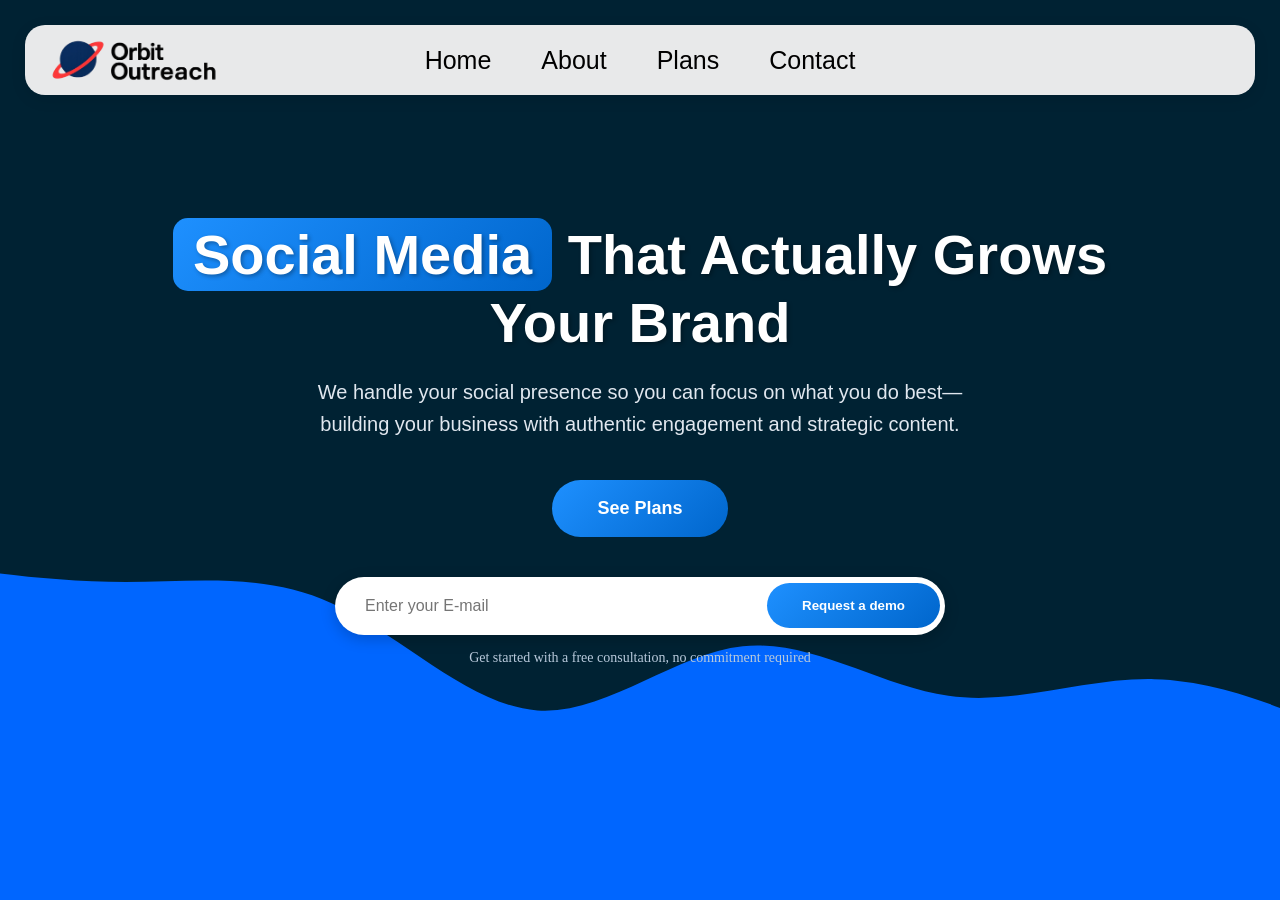
<file: index.html>
<!DOCTYPE html>
<html lang="en">
<head>
    <meta charset="UTF-8">
    <meta name="viewport" content="width=device-width, initial-scale=1.0">
    <title>Orbit Outreach - Social Media Services</title>
    <link rel="stylesheet" href="styles.css">
    <link rel="icon" type="image/png" href="socialorbitlogo.png" sizes="32x32">
</head>
<body>
    <header>
        <div class="logo">
            <img src="orbit-outreach.png" alt="SocialOrbit" class="logo-img">
        </div>
        <nav>
            <a href="#">Home</a>
            <a href="about.html">About</a>
            <a href="plans.html">Plans</a>
            <a href="contact.html">Contact</a>
        </nav>
    </header>

    <section class="hero">
        <h1 class="hero-title">
            <span class="highlight">Social Media</span> That Actually Grows Your Brand
        </h1>
        <p class="hero-subtitle">
            We handle your social presence so you can focus on what you do best—building your business with authentic engagement and strategic content.
        </p>
        <a href="plans.html" style="text-decoration: none;">
            <button class="cta-button">See Plans</button>
        </a>
        
        <form class="email-signup" action="https://docs.google.com/forms/d/e/1FAIpQLScKAalmi1ID_aKvctcBNJq5gq4p8pz2HxVSAC3Y6piEN7igSA/formResponse" method="POST" target="hidden_iframe" id="emailSignupForm">
            <input type="email" name="entry.1402936071" placeholder="Enter your E-mail" class="email-input" required>
            <button type="submit" class="demo-button">Request a demo</button>
        </form>

    <!-- Hidden iframe to prevent redirect -->
    <iframe name="hidden_iframe" id="hidden_iframe" style="display:none;"></iframe>
        
        <p class="disclaimer">Get started with a free consultation, no commitment required</p>
    </section>
    
    <script src="script.js"></script>
</body>
</html>
</file>
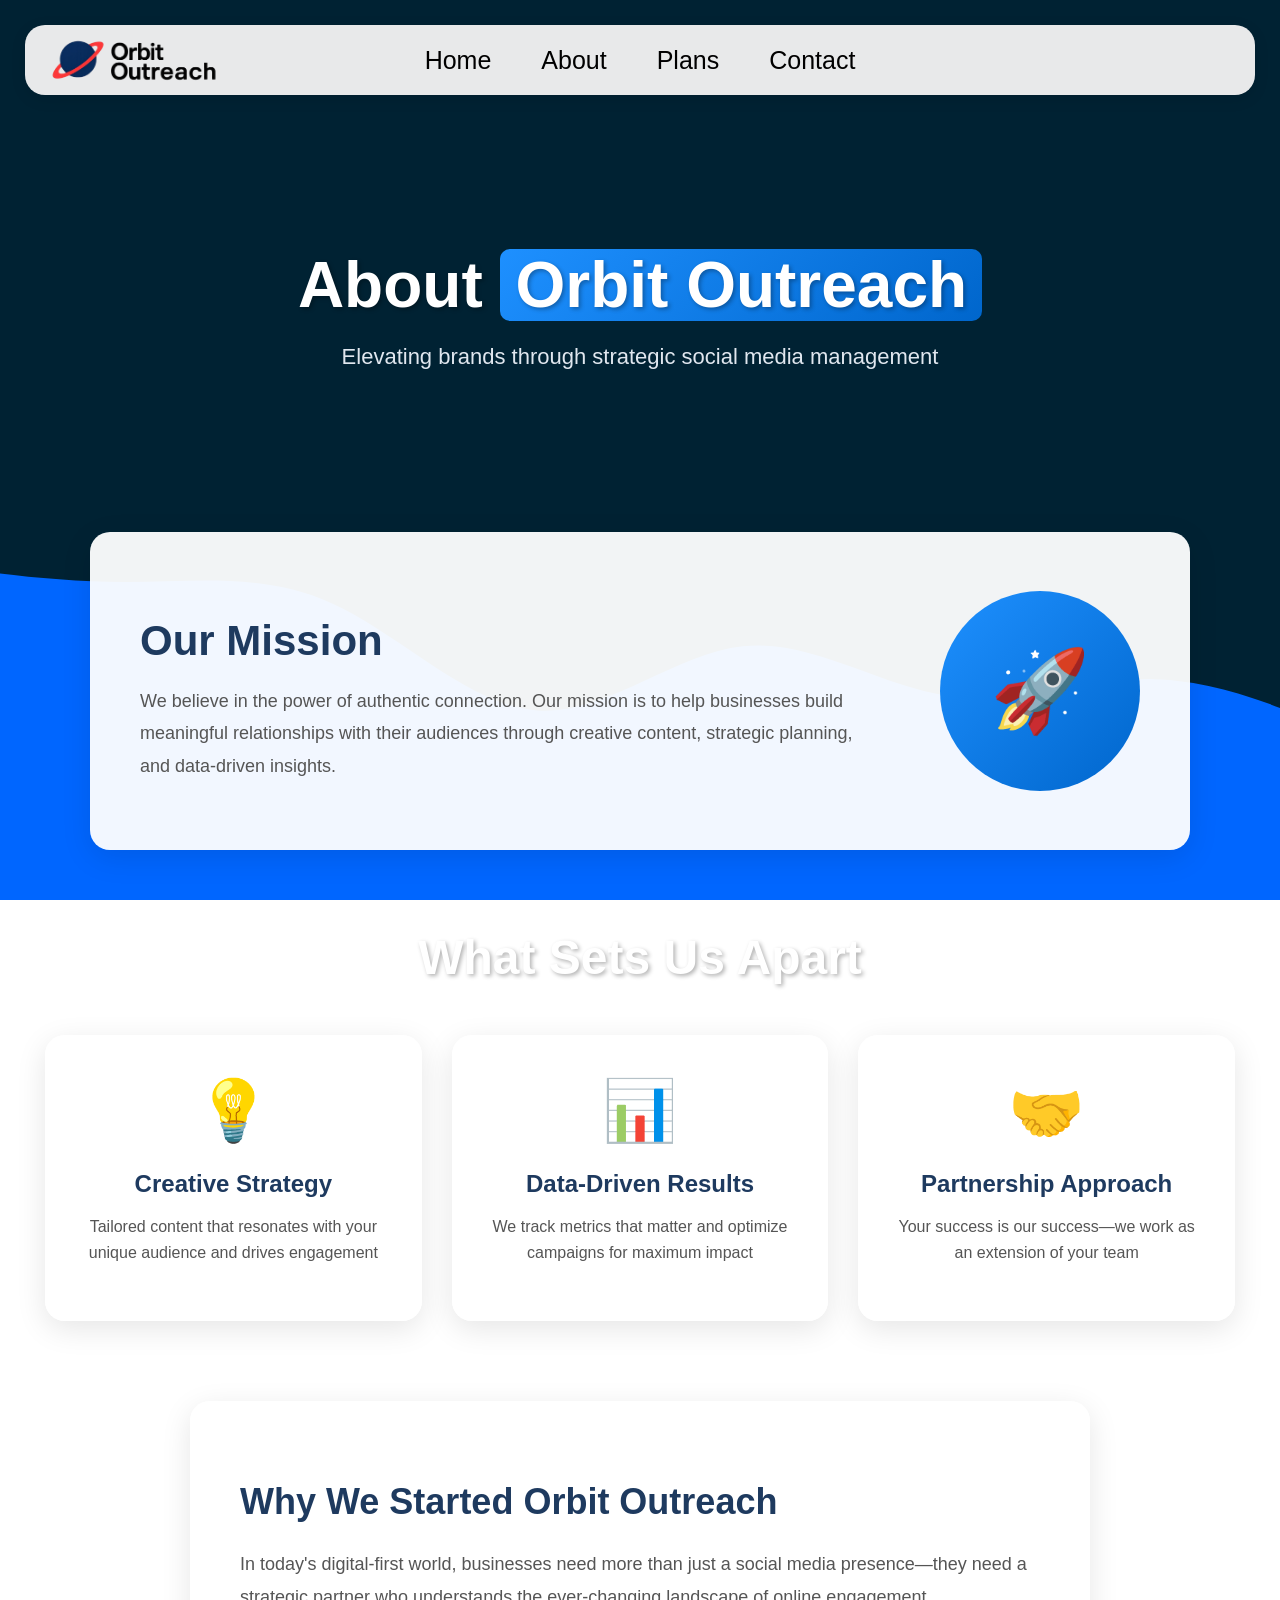
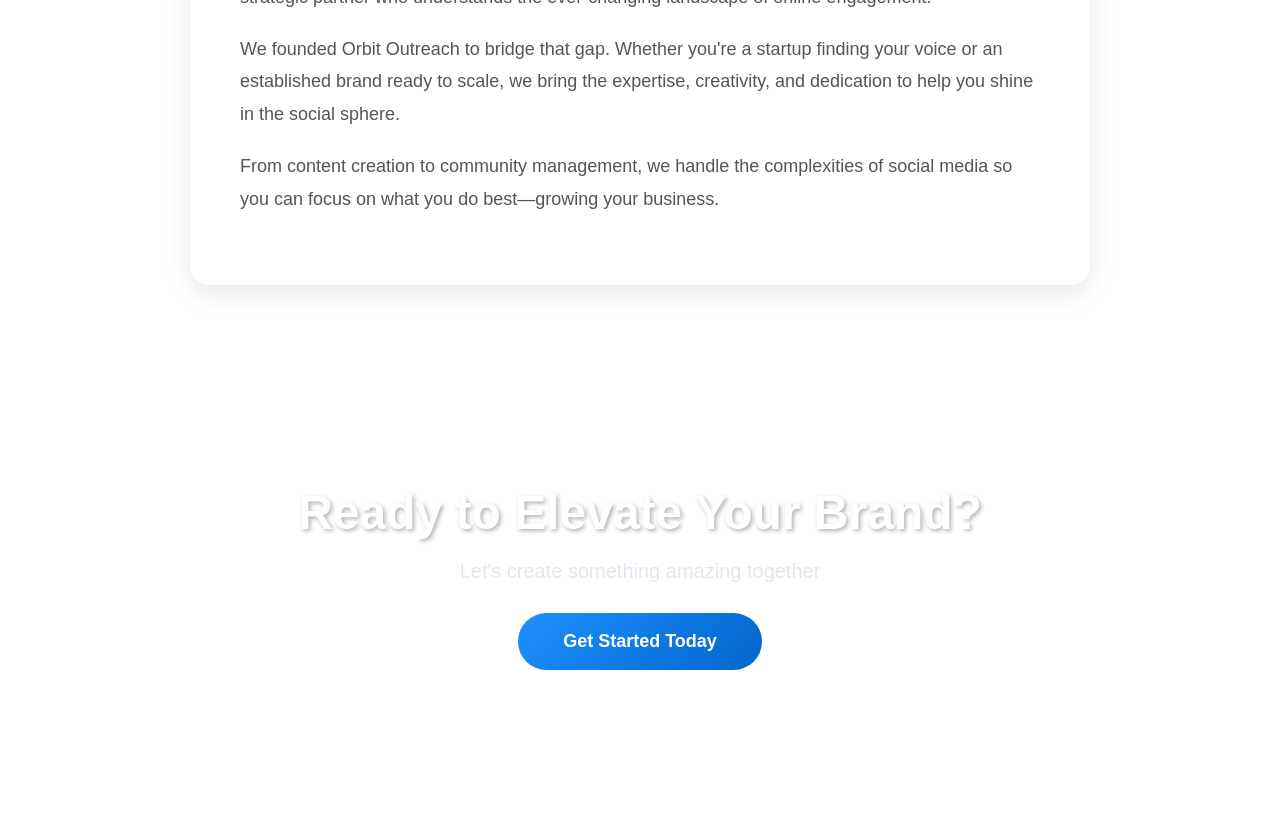
<file: about.html>
<!DOCTYPE html>
<html lang="en">
<head>
    <meta charset="UTF-8">
    <meta name="viewport" content="width=device-width, initial-scale=1.0">
    <title>About Us - Orbit Outreach</title>
    <link rel="stylesheet" href="styles.css">
    <link rel="icon" type="image/png" href="socialorbitlogo.png" sizes="32x32">
</head>
<body>
    <header>
        <div class="logo">
            <img src="orbit-outreach.png" alt="SocialOrbit" class="logo-img">
        </div>
        <nav>
            <a href="index.html">Home</a>
            <a href="#">About</a>
            <a href="plans.html">Plans</a>
            <a href="contact.html">Contact</a>
        </nav>
    </header>

    <!-- Hero Section -->
    <section class="about-hero">
        <h1 class="about-hero-title">About <span class="highlight-inline">Orbit Outreach</span></h1>
        <p class="about-hero-subtitle">Elevating brands through strategic social media management</p>
    </section>

    <!-- Mission Section -->
    <section class="mission-section">
        <div class="mission-content">
            <div class="mission-text">
                <h2>Our Mission</h2>
                <p>We believe in the power of authentic connection. Our mission is to help businesses build meaningful relationships with their audiences through creative content, strategic planning, and data-driven insights.</p>
            </div>
            <div class="mission-visual">
                <div class="gradient-circle"></div>
                <div class="floating-icon">🚀</div>
            </div>
        </div>
    </section>

    <!-- Values Section -->
    <section class="values-section">
        <h2 class="values-title">What Sets Us Apart</h2>
        <div class="values-grid">
            <div class="value-card">
                <div class="value-icon">💡</div>
                <h3>Creative Strategy</h3>
                <p>Tailored content that resonates with your unique audience and drives engagement</p>
            </div>
            <div class="value-card">
                <div class="value-icon">📊</div>
                <h3>Data-Driven Results</h3>
                <p>We track metrics that matter and optimize campaigns for maximum impact</p>
            </div>
            <div class="value-card">
                <div class="value-icon">🤝</div>
                <h3>Partnership Approach</h3>
                <p>Your success is our success—we work as an extension of your team</p>
            </div>
        </div>
    </section>

    <!-- Story Section -->
    <section class="story-section">
        <div class="story-content">
            <h2>Why We Started Orbit Outreach</h2>
            <p>In today's digital-first world, businesses need more than just a social media presence—they need a strategic partner who understands the ever-changing landscape of online engagement.</p>
            <p>We founded Orbit Outreach to bridge that gap. Whether you're a startup finding your voice or an established brand ready to scale, we bring the expertise, creativity, and dedication to help you shine in the social sphere.</p>
            <p>From content creation to community management, we handle the complexities of social media so you can focus on what you do best—growing your business.</p>
        </div>
    </section>

    <!-- CTA Section -->
    <section class="about-cta">
        <h2>Ready to Elevate Your Brand?</h2>
        <p>Let's create something amazing together</p>
        <a href="contact.html"><button class="cta-button">Get Started Today</button></a>
    </section>

    <script src="script.js"></script>
</body>
</html>
</file>
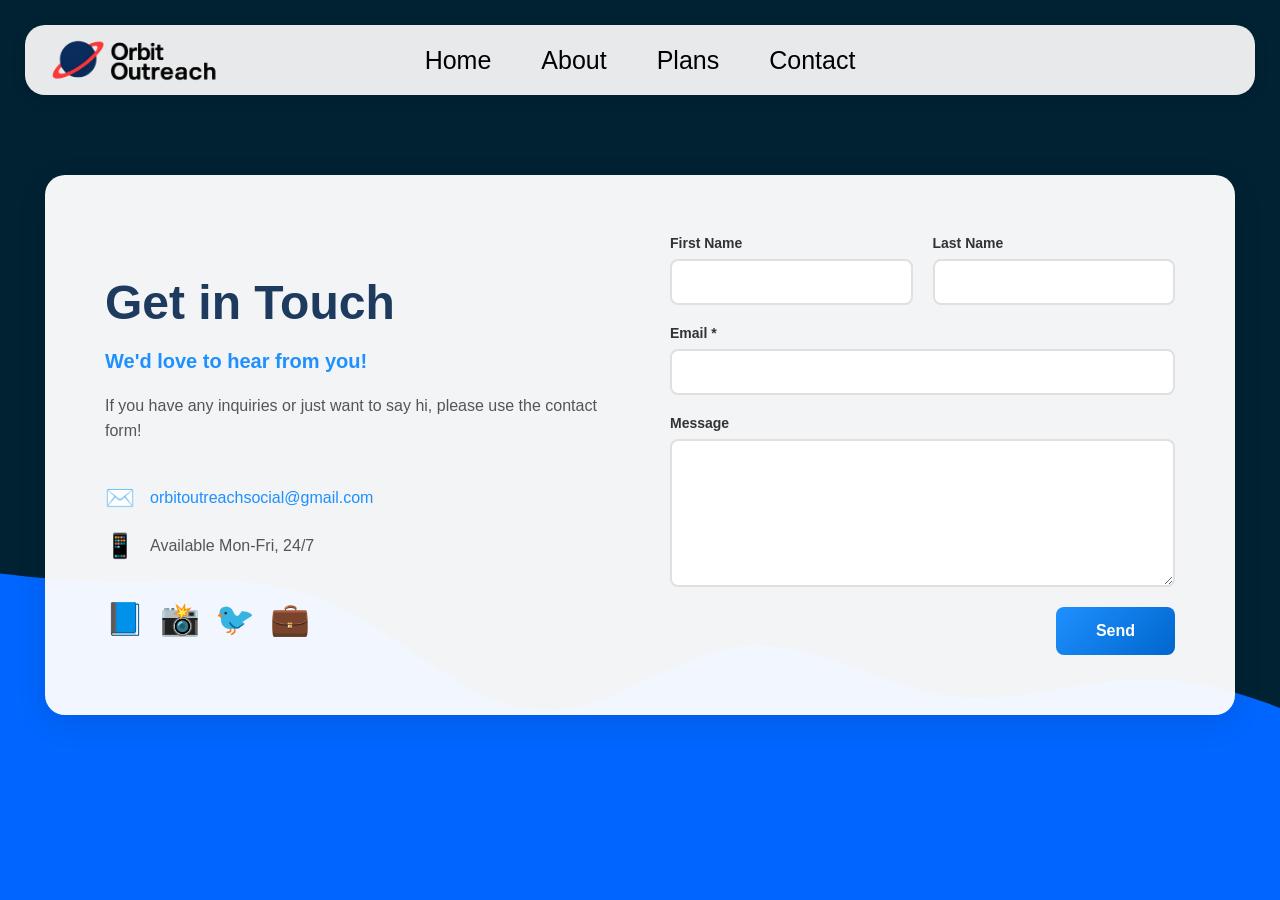
<file: contact.html>
<!DOCTYPE html>
<html lang="en">
<head>
    <meta charset="UTF-8">
    <meta name="viewport" content="width=device-width, initial-scale=1.0">
    <title>Contact - Orbit Outreach</title>
    <link rel="stylesheet" href="styles.css">
    <link rel="icon" type="image/png" href="socialorbitlogo.png" sizes="32x32">
</head>
<body>
    <header>
        <div class="logo">
            <img src="orbit-outreach.png" alt="Orbit Outreach" class="logo-img">
        </div>
        <nav>
            <a href="index.html">Home</a>
            <a href="about.html">About</a>
            <a href="plans.html">Plans</a>
            <a href="#">Contact</a>
        </nav>
    </header>

    <section class="contact-section">
        <div class="contact-container">
            <!-- Left Side - Info -->
            <div class="contact-info">
                <h1>Get in Touch</h1>
                <p class="contact-subtitle">We'd love to hear from you!</p>
                <p class="contact-description">If you have any inquiries or just want to say hi, please use the contact form!</p>
                
                <div class="contact-details">
                    <div class="contact-item">
                        <span class="contact-icon">✉️</span>
                        <a href="mailto:orbitoutreachsocial@gmail.com">orbitoutreachsocial@gmail.com</a>
                    </div>
                    <div class="contact-item">
                        <span class="contact-icon">📱</span>
                        <span>Available Mon-Fri, 24/7</span>
                    </div>
                </div>

                <div class="social-links">
                    <a href="#" class="social-icon">📘</a>
                    <a href="#" class="social-icon">📸</a>
                    <a href="#" class="social-icon">🐦</a>
                    <a href="#" class="social-icon">💼</a>
                </div>
            </div>

            <!-- Right Side - Contact Form with Google Forms -->
            <div class="contact-form-wrapper">
                <form class="contact-form" action="https://docs.google.com/forms/d/e/1FAIpQLSdJXO0Oa_V1t6xS3ogn6ihQdHa0iFvnT5u3K6VYGUR2sSAbiA/formResponse" method="POST" target="hidden_iframe_contact" id="contactForm">
                    <div class="form-row">
                        <div class="form-group">
                            <label for="firstName">First Name</label>
                            <input type="text" id="firstName" name="entry.515157267" required>
                        </div>
                        <div class="form-group">
                            <label for="lastName">Last Name</label>
                            <input type="text" id="lastName" name="entry.524397003" required>
                        </div>
                    </div>
                    
                    <div class="form-group">
                        <label for="email">Email *</label>
                        <input type="email" id="email" name="entry.2108130004" required>
                    </div>
                    
                    <div class="form-group">
                        <label for="message">Message</label>
                        <textarea id="message" name="entry.849447092" rows="5" required></textarea>
                    </div>
                    
                    <button type="submit" class="submit-button">Send</button>
                </form>
                
                <!-- Hidden iframe to prevent redirect -->
                <iframe name="hidden_iframe_contact" id="hidden_iframe_contact" style="display:none;"></iframe>
            </div>
        </div>
    </section>
    
    <script src="script.js"></script>
</body>
</html>
</file>
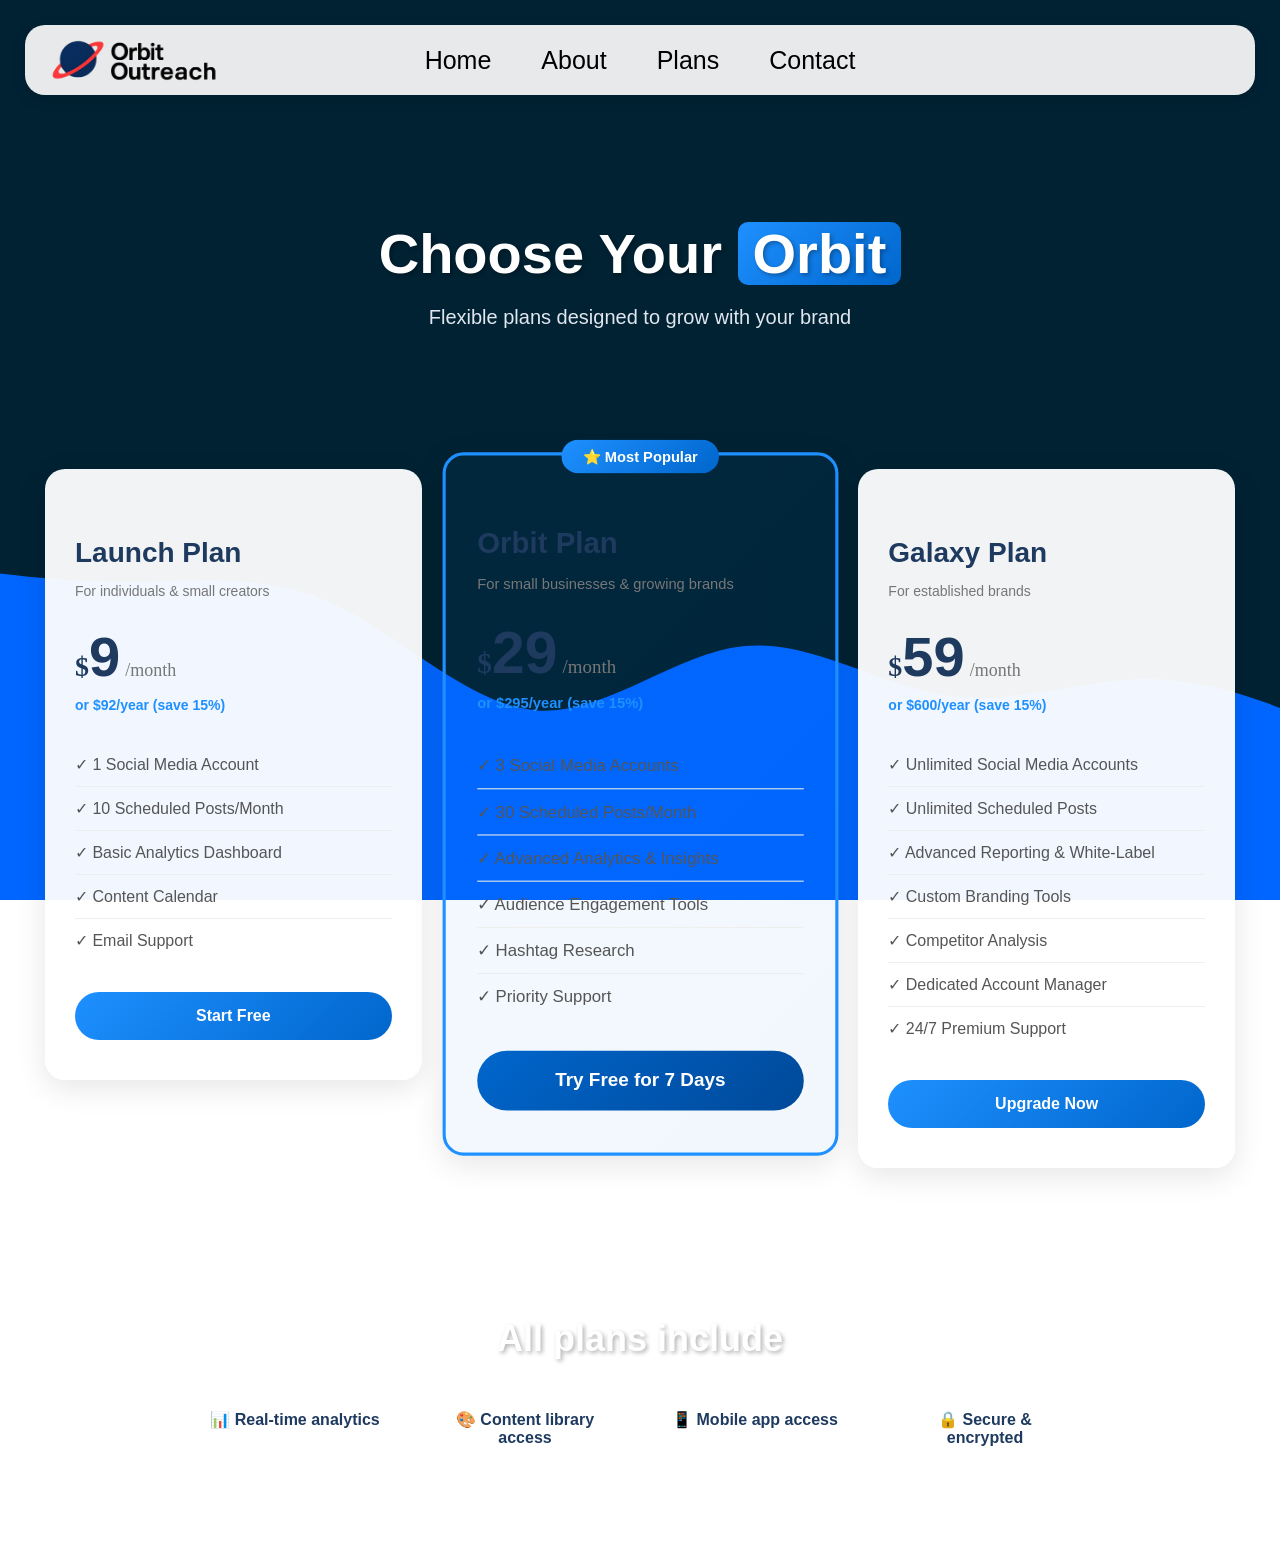
<file: plans.html>
<!DOCTYPE html>
<html lang="en">
<head>
    <meta charset="UTF-8">
    <meta name="viewport" content="width=device-width, initial-scale=1.0">
    <title>Plans - OrbitOutreach</title>
    <link rel="stylesheet" href="styles.css">
    <link rel="icon" type="image/png" href="socialorbitlogo.png" sizes="32x32">
    <style>
        /* Modal/Popup Styles */
        .modal-overlay {
            display: none;
            position: fixed;
            top: 0;
            left: 0;
            width: 100%;
            height: 100%;
            background: rgba(0, 0, 0, 0.7);
            backdrop-filter: blur(5px);
            z-index: 1000;
            justify-content: center;
            align-items: center;
            animation: fadeIn 0.3s ease;
        }

        .modal-overlay.active {
            display: flex;
        }

        @keyframes fadeIn {
            from { opacity: 0; }
            to { opacity: 1; }
        }

        .modal-content {
            background: white;
            border-radius: 20px;
            padding: 40px;
            max-width: 500px;
            width: 90%;
            max-height: 90vh;
            overflow-y: auto;
            position: relative;
            animation: slideUp 0.3s ease;
            box-shadow: 0 20px 60px rgba(0, 0, 0, 0.3);
        }

        @keyframes slideUp {
            from {
                transform: translateY(50px);
                opacity: 0;
            }
            to {
                transform: translateY(0);
                opacity: 1;
            }
        }

        .modal-close {
            position: absolute;
            top: 20px;
            right: 20px;
            font-size: 28px;
            cursor: pointer;
            color: #999;
            transition: color 0.3s ease;
            background: none;
            border: none;
            line-height: 1;
        }

        .modal-close:hover {
            color: #333;
        }

        .modal-header {
            margin-bottom: 30px;
        }

        .modal-header h2 {
            font-size: 32px;
            color: #1e3a5f;
            margin-bottom: 10px;
            font-family: 'Gill Sans', 'Gill Sans MT', Calibri, 'Trebuchet MS', sans-serif;
        }

        .selected-plan {
            display: inline-block;
            background: linear-gradient(135deg, #1e90ff, #0066cc);
            color: white;
            padding: 8px 20px;
            border-radius: 20px;
            font-size: 14px;
            font-weight: bold;
            margin-bottom: 10px;
        }

        .modal-subtitle {
            font-size: 16px;
            color: #666;
            font-family: 'Gill Sans', 'Gill Sans MT', Calibri, 'Trebuchet MS', sans-serif;
        }

        .signup-form {
            display: flex;
            flex-direction: column;
            gap: 20px;
        }

        .form-group {
            display: flex;
            flex-direction: column;
        }

        .form-group label {
            font-size: 14px;
            font-weight: bold;
            color: #333;
            margin-bottom: 8px;
            font-family: 'Gill Sans', 'Gill Sans MT', Calibri, 'Trebuchet MS', sans-serif;
        }

        .form-group input,
        .form-group select,
        .form-group textarea {
            padding: 12px 15px;
            border: 2px solid #e0e0e0;
            border-radius: 8px;
            font-size: 16px;
            font-family: 'Gill Sans', 'Gill Sans MT', Calibri, 'Trebuchet MS', sans-serif;
            transition: border-color 0.3s ease;
            outline: none;
        }

        .form-group input:focus,
        .form-group select:focus,
        .form-group textarea:focus {
            border-color: #1e90ff;
        }

        .form-group textarea {
            resize: vertical;
            min-height: 80px;
        }

        .modal-submit-button {
            padding: 15px 40px;
            background: linear-gradient(135deg, #1e90ff, #0066cc);
            color: white;
            border: none;
            border-radius: 50px;
            font-size: 16px;
            font-weight: bold;
            cursor: pointer;
            transition: transform 0.3s ease, box-shadow 0.3s ease;
            font-family: 'Gill Sans', 'Gill Sans MT', Calibri, 'Trebuchet MS', sans-serif;
        }

        .modal-submit-button:hover {
            transform: translateY(-2px);
            box-shadow: 0 8px 20px rgba(30, 144, 255, 0.4);
        }

        .modal-submit-button:disabled {
            opacity: 0.6;
            cursor: not-allowed;
        }

        .success-message {
            display: none;
            text-align: center;
            padding: 40px;
        }

        .success-message.active {
            display: block;
        }

        .success-icon {
            font-size: 64px;
            margin-bottom: 20px;
        }

        .success-message h3 {
            font-size: 28px;
            color: #1e3a5f;
            margin-bottom: 15px;
            font-family: 'Gill Sans', 'Gill Sans MT', Calibri, 'Trebuchet MS', sans-serif;
        }

        .success-message p {
            font-size: 16px;
            color: #666;
            line-height: 1.6;
            font-family: 'Gill Sans', 'Gill Sans MT', Calibri, 'Trebuchet MS', sans-serif;
        }
    </style>
</head>
<body>
    <header>
        <div class="logo">
            <img src="orbit-outreach.png" alt="Orbit Outreach" class="logo-img">
        </div>
        <nav>
            <a href="index.html">Home</a>
            <a href="about.html">About</a>
            <a href="#">Plans</a>
            <a href="contact.html">Contact</a>
        </nav>
    </header>

    <!-- Pricing Hero -->
    <section class="pricing-hero">
        <h1 class="pricing-hero-title">Choose Your <span class="highlight-inline">Orbit</span></h1>
        <p class="pricing-hero-subtitle">Flexible plans designed to grow with your brand</p>
    </section>

    <!-- Pricing Cards -->
    <section class="pricing-section">
        <div class="pricing-container">
            
            <!-- Launch Plan -->
            <div class="pricing-card">
                <div class="card-header">
                    <h3>Launch Plan</h3>
                    <p class="plan-subtitle">For individuals & small creators</p>
                </div>
                <div class="price-display">
                    <div class="main-price">
                        <span class="currency">$</span>
                        <span class="amount">9</span>
                        <span class="period">/month</span>
                    </div>
                    <div class="yearly-price-text">or $92/year (save 15%)</div>
                </div>
                <ul class="features-list">
                    <li>✓ 1 Social Media Account</li>
                    <li>✓ 10 Scheduled Posts/Month</li>
                    <li>✓ Basic Analytics Dashboard</li>
                    <li>✓ Content Calendar</li>
                    <li>✓ Email Support</li>
                </ul>
                <button class="plan-button" onclick="openModal('Launch')">Start Free</button>
            </div>

            <!-- Orbit Plan (Most Popular) -->
            <div class="pricing-card featured">
                <div class="popular-badge">⭐ Most Popular</div>
                <div class="card-header">
                    <h3>Orbit Plan</h3>
                    <p class="plan-subtitle">For small businesses & growing brands</p>
                </div>
                <div class="price-display">
                    <div class="main-price">
                        <span class="currency">$</span>
                        <span class="amount">29</span>
                        <span class="period">/month</span>
                    </div>
                    <div class="yearly-price-text">or $295/year (save 15%)</div>
                </div>
                <ul class="features-list">
                    <li>✓ 3 Social Media Accounts</li>
                    <li>✓ 30 Scheduled Posts/Month</li>
                    <li>✓ Advanced Analytics & Insights</li>
                    <li>✓ Audience Engagement Tools</li>
                    <li>✓ Hashtag Research</li>
                    <li>✓ Priority Support</li>
                </ul>
                <button class="plan-button featured-button" onclick="openModal('Orbit')">Try Free for 7 Days</button>
            </div>

            <!-- Galaxy Plan -->
            <div class="pricing-card">
                <div class="card-header">
                    <h3>Galaxy Plan</h3>
                    <p class="plan-subtitle">For established brands</p>
                </div>
                <div class="price-display">
                    <div class="main-price">
                        <span class="currency">$</span>
                        <span class="amount">59</span>
                        <span class="period">/month</span>
                    </div>
                    <div class="yearly-price-text">or $600/year (save 15%)</div>
                </div>
                <ul class="features-list">
                    <li>✓ Unlimited Social Media Accounts</li>
                    <li>✓ Unlimited Scheduled Posts</li>
                    <li>✓ Advanced Reporting & White-Label</li>
                    <li>✓ Custom Branding Tools</li>
                    <li>✓ Competitor Analysis</li>
                    <li>✓ Dedicated Account Manager</li>
                    <li>✓ 24/7 Premium Support</li>
                </ul>
                <button class="plan-button" onclick="openModal('Galaxy')">Upgrade Now</button>
            </div>

        </div>
    </section>

    <!-- Footer Info -->
    <section class="pricing-footer">
        <h2>All plans include</h2>
        <div class="included-features">
            <div class="included-item">📊 Real-time analytics</div>
            <div class="included-item">🎨 Content library access</div>
            <div class="included-item">📱 Mobile app access</div>
            <div class="included-item">🔒 Secure & encrypted</div>
        </div>
    </section>

    <!-- Modal Popup -->
    <div class="modal-overlay" id="signupModal">
        <div class="modal-content">
            <button class="modal-close" onclick="closeModal()">×</button>
            
            <!-- Form View -->
            <div id="formView">
                <div class="modal-header">
                    <div class="selected-plan" id="selectedPlanBadge"></div>
                    <h2>Get Started Today</h2>
                    <p class="modal-subtitle">Fill out the form below and we'll be in touch within 24 hours</p>
                </div>

                <form class="signup-form" action="https://docs.google.com/forms/d/e/1FAIpQLSdJuOCrS2eNKI-J27KsgHpSohWMzPS2KKKIOjNgZpcAuH1pYg/formResponse" method="POST" target="hidden_iframe_plans" id="signupForm">
                    
                    <div class="form-group">
                        <label for="fullName">Full Name *</label>
                        <input type="text" id="fullName" name="entry.605200494" required>
                    </div>

                    <div class="form-group">
                        <label for="email">Email Address *</label>
                        <input type="email" id="email" name="entry.1130362712" required>
                    </div>

                    <div class="form-group">
                        <label for="plan">Selected Plan *</label>
                        <select id="plan" name="entry.917060254" required>
                            <option value="">Choose a plan</option>
                            <option value="Launch">Launch Plan - $9/month</option>
                            <option value="Orbit">Orbit Plan - $29/month</option>
                            <option value="Galaxy">Galaxy Plan - $59/month</option>
                        </select>
                    </div>

                    <div class="form-group">
                        <label for="billing">Billing Preference *</label>
                        <select id="billing" name="entry.2036064120" required>
                            <option value="">Select billing cycle</option>
                            <option value="Monthly">Monthly</option>
                            <option value="Yearly">Yearly (Save 15%)</option>
                        </select>
                    </div>

                    <div class="form-group">
                        <label for="questions">Questions or Special Requests</label>
                        <textarea id="questions" name="entry.427503919" placeholder="Optional"></textarea>
                    </div>

                    <button type="submit" class="modal-submit-button" id="submitBtn">Submit Request</button>
                </form>
                
                <!-- Hidden iframe to prevent redirect -->
                <iframe name="hidden_iframe_plans" id="hidden_iframe_plans" style="display:none;"></iframe>
            </div>

            <!-- Success View -->
            <div class="success-message" id="successView">
                <div class="success-icon">🎉</div>
                <h3>Request Received!</h3>
                <p>Thank you for choosing SocialOrbit! We'll review your request and contact you within 24 hours to complete your setup.</p>
                <p style="margin-top: 20px; font-weight: bold;">Check your email for confirmation.</p>
            </div>
        </div>
    </div>

    <script>
        function openModal(planName) {
            // Set the plan badge
            document.getElementById('selectedPlanBadge').textContent = planName + ' Plan';
            
            // Pre-select the plan in the dropdown
            document.getElementById('plan').value = planName;
            
            // Show modal
            document.getElementById('signupModal').classList.add('active');
            document.body.style.overflow = 'hidden';
        }

        function closeModal() {
            document.getElementById('signupModal').classList.remove('active');
            document.body.style.overflow = 'auto';
            
            // Reset form after closing
            setTimeout(() => {
                document.getElementById('formView').style.display = 'block';
                document.getElementById('successView').classList.remove('active');
                document.getElementById('signupForm').reset();
                document.getElementById('submitBtn').textContent = 'Submit Request';
                document.getElementById('submitBtn').disabled = false;
            }, 300);
        }

        // Close modal when clicking outside
        document.getElementById('signupModal').addEventListener('click', function(e) {
            if (e.target === this) {
                closeModal();
            }
        });

        // Handle form submission
        document.getElementById('signupForm').addEventListener('submit', function() {
            const submitBtn = document.getElementById('submitBtn');
            submitBtn.textContent = 'Sending...';
            submitBtn.disabled = true;

            // Show success message after delay
            setTimeout(() => {
                document.getElementById('formView').style.display = 'none';
                document.getElementById('successView').classList.add('active');
                
                // Auto-close after 4 seconds
                setTimeout(() => {
                    closeModal();
                }, 4000);
            }, 1500);
        });
    </script>

    <script src="script.js"></script>
</body>
</html>








<!--
<!DOCTYPE html>
<html lang="en">
<head>
    <meta charset="UTF-8">
    <meta name="viewport" content="width=device-width, initial-scale=1.0">
    <title>Plans - SocialOrbit</title>
    <link rel="stylesheet" href="styles.css">
</head>
<body>
    <header>
        <div class="logo">
            <img src="socialorbit-Picsart-BackgroundRemover.jpeg" alt="SocialOrbit" class="logo-img">
        </div>
        <nav>
            <a href="index.html">Home</a>
            <a href="about.html">About</a>
            <a href="#">Plans</a>
            <a href="contact.html">Contact</a>
        </nav>
    </header>
    -->
    
    <!-- Pricing Hero -->
    <!-- <section class="pricing-hero">
        <h1 class="pricing-hero-title">Choose Your <span class="highlight-inline">Orbit</span></h1>
        <p class="pricing-hero-subtitle">Flexible plans designed to grow with your brand</p>
    </section> -->
<!--
    Pricing Cards 
    <section class="pricing-section">
        <div class="pricing-container"> 
            
             Launch Plan
            <div class="pricing-card">
                <div class="card-header">
                    <h3>Launch Plan</h3>
                    <p class="plan-subtitle">For individuals & small creators</p>
                </div>
                <div class="price-display">
                    <div class="main-price">
                        <span class="currency">$</span>
                        <span class="amount">9</span>
                        <span class="period">/month</span>
                    </div>
                    <div class="yearly-price-text">or $92/year (save 15%)</div>
                </div>
                <ul class="features-list">
                    <li>✓ 1 Social Media Account</li>
                    <li>✓ 10 Scheduled Posts/Month</li>
                    <li>✓ Basic Analytics Dashboard</li>
                    <li>✓ Content Calendar</li>
                    <li>✓ Email Support</li>
                </ul>
                <button class="plan-button">Start Free</button>
            </div>

             Orbit Plan (Most Popular) 
            <div class="pricing-card featured">
                <div class="popular-badge">⭐ Most Popular</div>
                <div class="card-header">
                    <h3>Orbit Plan</h3>
                    <p class="plan-subtitle">For small businesses & growing brands</p>
                </div>
                <div class="price-display">
                    <div class="main-price">
                        <span class="currency">$</span>
                        <span class="amount">29</span>
                        <span class="period">/month</span>
                    </div>
                    <div class="yearly-price-text">or $295/year (save 15%)</div>
                </div>
                <ul class="features-list">
                    <li>✓ 3 Social Media Accounts</li>
                    <li>✓ 30 Scheduled Posts/Month</li>
                    <li>✓ Advanced Analytics & Insights</li>
                    <li>✓ Audience Engagement Tools</li>
                    <li>✓ Hashtag Research</li>
                    <li>✓ Priority Support</li>
                </ul>
                <button class="plan-button featured-button">Try Free for 7 Days</button>
            </div>

             Galaxy Plan 
            <div class="pricing-card">
                <div class="card-header">
                    <h3>Galaxy Plan</h3>
                    <p class="plan-subtitle">For established brands</p>
                </div>
                <div class="price-display">
                    <div class="main-price">
                        <span class="currency">$</span>
                        <span class="amount">59</span>
                        <span class="period">/month</span>
                    </div>
                    <div class="yearly-price-text">or $600/year (save 15%)</div>
                </div>
                <ul class="features-list">
                    <li>✓ Unlimited Social Media Accounts</li>
                    <li>✓ Unlimited Scheduled Posts</li>
                    <li>✓ Advanced Reporting & White-Label</li>
                    <li>✓ Custom Branding Tools</li>
                    <li>✓ Competitor Analysis</li>
                    <li>✓ Dedicated Account Manager</li>
                    <li>✓ 24/7 Premium Support</li>
                </ul>
                <button class="plan-button">Upgrade Now</button>
            </div>

        </div>
    </section>

    Footer Info
    <section class="pricing-footer">
        <h2>All plans include</h2>
        <div class="included-features">
            <div class="included-item">📊 Real-time analytics</div>
            <div class="included-item">🎨 Content library access</div>
            <div class="included-item">📱 Mobile app access</div>
            <div class="included-item">🔒 Secure & encrypted</div>
        </div>
    </section>

    <script src="script.js"></script>
</body>
</html> -->
</file>
<file: styles.css>
body{   
    background-image: url("wave-haikei.svg");
    background-repeat: no-repeat;
    background-size: cover;
    background-position: center;
    background-attachment: fixed;
    margin: 25px;
}

/* ============================================
   PAGE TRANSITION ANIMATIONS
   ============================================ */

body {
    opacity: 0;
    transition: opacity 0.4s ease-in-out;
}

body.fade-in {
    opacity: 1;
}

body.fade-out {
    opacity: 0;
}

/* Keeping the existing body styles below */

header{
    background: rgba(245, 245, 245, 0.95); /* Clean white with slight transparency */
    backdrop-filter: blur(10px); /* Modern glass effect */
    border-radius: 20px 20px 20px 20px;
    color: rgb(0, 0, 0);
    padding: 10px 20px;
    display: flex;
    align-items: center;
    position: sticky;
    top: 0;
    font-family: 'Gill Sans', 'Gill Sans MT', Calibri, 'Trebuchet MS', sans-serif;
    box-shadow: 0 4px 15px rgba(0, 0, 0, 0.1);
}

nav a{ 
    text-decoration: none;
    border-radius: 20px;
    color: #000000; /* Deep blue for better contrast */
    padding: 5px 15px;
    font-family: 'Gill Sans', 'Gill Sans MT', Calibri, 'Trebuchet MS', sans-serif;
    font-size: 25px;
    margin: 10px;
    transition: all 0.3s ease;
    display: inline-block;
}

nav a:hover{
    color: white;
    background: linear-gradient(135deg, #1e90ff, #0066cc); /* Blue gradient on hover */
    transform: scale(1.1);
}

.logo {
    font-size: 28px;
    font-weight: bold;
    color: #000000; /* Bright blue for logo */
    margin-right: auto;
}

nav {
    display: flex;
    position: absolute;
    left: 50%;
    transform: translateX(-50%);
}

.hero {
    text-align: center;
    padding: 80px 20px;
    max-width: 1000px;
    margin: 0 auto;
}

.hero-title {
    font-size: 56px;
    font-weight: bold;
    font-family: 'Gill Sans', 'Gill Sans MT', Calibri, 'Trebuchet MS', sans-serif;
    margin-bottom: 20px;
    color: white; /* White text for better contrast on dark bg */
    line-height: 1.2;
    text-shadow: 2px 2px 4px rgba(0, 0, 0, 0.3); /* Subtle shadow for readability */
}

.highlight {
    background: linear-gradient(135deg, #1e90ff, #0066cc); /* Blue gradient to match theme */
    padding: 5px 20px;
    border-radius: 15px;
    color: white;
}

.hero-subtitle {
    font-size: 20px;
    font-family: 'Gill Sans', 'Gill Sans MT', Calibri, 'Trebuchet MS', sans-serif;
    color: #e0e7ef; /* Light blue-gray for readability on dark bg */
    margin-bottom: 40px;
    line-height: 1.6;
    max-width: 700px;
    margin-left: auto;
    margin-right: auto;
}

.cta-button {
    background: linear-gradient(135deg, #1e90ff, #0066cc); /* Blue instead of black */
    color: white;
    font-size: 18px;
    font-weight: bold;
    padding: 18px 45px;
    border: none;
    border-radius: 50px;
    cursor: pointer;
    transition: transform 0.3s ease, box-shadow 0.3s ease;
    margin-bottom: 40px;
}

.cta-button:hover {
    transform: scale(1.05);
    box-shadow: 0 8px 20px rgba(30, 144, 255, 0.4); /* Blue glow */
}

.email-signup {
    display: flex;
    justify-content: center;
    align-items: center;
    gap: 0;
    max-width: 600px;
    margin: 0 auto 15px auto;
    background: white;
    border-radius: 50px;
    padding: 5px;
    box-shadow: 0 4px 15px rgba(0, 0, 0, 0.2);
}

.email-input {
    flex: 1;
    padding: 15px 25px;
    border: none;
    border-radius: 50px;
    font-size: 16px;
    outline: none;
}

.demo-button {
    background: linear-gradient(135deg, #1e90ff, #0066cc); /* Blue gradient */
    color: white;
    font-weight: bold;
    padding: 15px 35px;
    border: none;
    border-radius: 50px;
    cursor: pointer;
    transition: transform 0.3s ease;
    white-space: nowrap;
}

.demo-button:hover {
    transform: scale(1.05);
    box-shadow: 0 4px 15px rgba(30, 144, 255, 0.4);
}

.disclaimer {
    font-size: 14px;
    color: #b8c9db; /* Light blue for better readability */
    margin-top: 10px;
    font-family: 'Gill Sans';
}

/*about*/
/* ============================================
   ABOUT PAGE STYLES
   ============================================ */

.about-hero {
    text-align: center;
    padding: 100px 20px 60px 20px;
    max-width: 900px;
    margin: 0 auto;
}

.about-hero-title {
    font-size: 64px;
    font-family: 'Gill Sans', 'Gill Sans MT', Calibri, 'Trebuchet MS', sans-serif;
    font-weight: bold;
    color: white;
    margin-bottom: 20px;
    text-shadow: 2px 2px 4px rgba(0, 0, 0, 0.3);
}

.highlight-inline {
    background: linear-gradient(135deg, #1e90ff, #0066cc);
    padding: 0 15px;
    border-radius: 10px;
}

.about-hero-subtitle {
    font-size: 22px;
    color: #e0e7ef;
    font-family: 'Gill Sans', 'Gill Sans MT', Calibri, 'Trebuchet MS', sans-serif;
}

/* Mission Section */
.mission-section {
    max-width: 1100px;
    margin: 80px auto;
    padding: 0 20px;
}

.mission-content {
    display: flex;
    align-items: center;
    gap: 60px;
    background: rgba(255, 255, 255, 0.95);
    padding: 50px;
    border-radius: 20px;
    box-shadow: 0 8px 30px rgba(0, 0, 0, 0.1);
}

.mission-text {
    flex: 1;
}

.mission-text h2 {
    font-size: 42px;
    margin-bottom: 20px;
    color: #1e3a5f;
    font-family: 'Gill Sans', 'Gill Sans MT', Calibri, 'Trebuchet MS', sans-serif;
}

.mission-text p {
    font-size: 18px;
    line-height: 1.8;
    color: #555;
    font-family: 'Gill Sans', 'Gill Sans MT', Calibri, 'Trebuchet MS', sans-serif;
}

.mission-visual {
    flex: 0 0 200px;
    position: relative;
    height: 200px;
}

.gradient-circle {
    width: 200px;
    height: 200px;
    background: linear-gradient(135deg, #1e90ff, #0066cc);
    border-radius: 50%;
    animation: pulse 3s ease-in-out infinite;
}

.floating-icon {
    position: absolute;
    top: 50%;
    left: 50%;
    transform: translate(-50%, -50%);
    font-size: 80px;
    animation: float 3s ease-in-out infinite;
}

@keyframes pulse {
    0%, 100% { transform: scale(1); opacity: 0.8; }
    50% { transform: scale(1.05); opacity: 1; }
}

@keyframes float {
    0%, 100% { transform: translate(-50%, -50%) translateY(0px); }
    50% { transform: translate(-50%, -50%) translateY(-10px); }
}

/* Values Section */
.values-section {
    max-width: 1200px;
    margin: 80px auto;
    padding: 0 20px;
    text-align: center;
}

.values-title {
    font-size: 48px;
    color: white;
    margin-bottom: 50px;
    text-shadow: 2px 2px 4px rgba(0, 0, 0, 0.3);
    font-family: 'Gill Sans', 'Gill Sans MT', Calibri, 'Trebuchet MS', sans-serif;
}

.values-grid {
    display: grid;
    grid-template-columns: repeat(auto-fit, minmax(300px, 1fr));
    gap: 30px;
}

.value-card {
    background: rgba(255, 255, 255, 0.95);
    padding: 40px 30px;
    border-radius: 20px;
    box-shadow: 0 8px 30px rgba(0, 0, 0, 0.1);
    transition: transform 0.3s ease, box-shadow 0.3s ease;
}

.value-card:hover {
    transform: translateY(-10px);
    box-shadow: 0 12px 40px rgba(30, 144, 255, 0.3);
}

.value-icon {
    font-size: 60px;
    margin-bottom: 20px;
}

.value-card h3 {
    font-size: 24px;
    margin-bottom: 15px;
    color: #1e3a5f;
    font-family: 'Gill Sans', 'Gill Sans MT', Calibri, 'Trebuchet MS', sans-serif;
}

.value-card p {
    font-size: 16px;
    line-height: 1.6;
    color: #555;
    font-family: 'Gill Sans', 'Gill Sans MT', Calibri, 'Trebuchet MS', sans-serif;
}

/* Story Section */
.story-section {
    max-width: 800px;
    margin: 80px auto;
    padding: 50px;
    background: rgba(255, 255, 255, 0.95);
    border-radius: 20px;
    box-shadow: 0 8px 30px rgba(0, 0, 0, 0.1);
}

.story-content h2 {
    font-size: 36px;
    margin-bottom: 25px;
    color: #1e3a5f;
    font-family: 'Gill Sans', 'Gill Sans MT', Calibri, 'Trebuchet MS', sans-serif;
}

.story-content p {
    font-size: 18px;
    line-height: 1.8;
    color: #555;
    margin-bottom: 20px;
    font-family: 'Gill Sans', 'Gill Sans MT', Calibri, 'Trebuchet MS', sans-serif;
}

/* CTA Section */
.about-cta {
    text-align: center;
    padding: 80px 20px 100px 20px;
}

.about-cta h2 {
    font-size: 48px;
    color: white;
    margin-bottom: 15px;
    text-shadow: 2px 2px 4px rgba(0, 0, 0, 0.3);
    font-family: 'Gill Sans', 'Gill Sans MT', Calibri, 'Trebuchet MS', sans-serif;
}

.about-cta p {
    font-size: 20px;
    color: #e0e7ef;
    margin-bottom: 30px;
    font-family: 'Gill Sans', 'Gill Sans MT', Calibri, 'Trebuchet MS', sans-serif;
}

.about-cta a {
    text-decoration: none;
}

/* Responsive for About Page */
@media (max-width: 768px) {
    .about-hero-title {
        font-size: 40px;
    }
    
    .mission-content {
        flex-direction: column;
        padding: 30px;
    }
    
    .mission-visual {
        flex: 0 0 150px;
        height: 150px;
    }
    
    .gradient-circle {
        width: 150px;
        height: 150px;
    }
    
    .floating-icon {
        font-size: 60px;
    }
    
    .values-title {
        font-size: 36px;
    }
    
    .values-grid {
        grid-template-columns: 1fr;
    }
    
    .story-section {
        padding: 30px 20px;
        margin: 40px 20px;
    }
}

.services-section {
    font-family: 'Gill Sans', 'Gill Sans MT', Calibri, 'Trebuchet MS', sans-serif;
    width: 600px;
    height: auto;
    /*max-width: 600px;*/
    margin: 40px auto;
    padding: 20px;
    background: rgba(255, 255, 255, 0.9);
    border-radius: 15px;
    box-shadow: 0 4px 15px rgba(0, 0, 0, 0.1);
}

.logo {
    display: flex;
    align-items: center;
    margin-right: auto;
}

.logo-img {
    height: 50px; /* Adjust size as needed */
    width: auto;
}

/* ============================================
   PRICING PAGE STYLES (NO JS VERSION)
   ============================================ */

.pricing-hero {
    text-align: center;
    padding: 80px 20px 40px 20px;
    max-width: 900px;
    margin: 0 auto;
}

.pricing-hero-title {
    font-size: 56px;
    font-weight: bold;
    color: white;
    margin-bottom: 15px;
    text-shadow: 2px 2px 4px rgba(0, 0, 0, 0.3);
    font-family: 'Gill Sans', 'Gill Sans MT', Calibri, 'Trebuchet MS', sans-serif;
}

.pricing-hero-subtitle {
    font-size: 20px;
    color: #e0e7ef;
    margin-bottom: 40px;
    font-family: 'Gill Sans', 'Gill Sans MT', Calibri, 'Trebuchet MS', sans-serif;
}

/* Pricing Section */
.pricing-section {
    max-width: 1300px;
    margin: 60px auto;
    padding: 0 20px;
}

.pricing-container {
    display: grid;
    grid-template-columns: repeat(auto-fit, minmax(320px, 1fr));
    gap: 30px;
    align-items: start;
}

/* Pricing Cards */
.pricing-card {
    background: rgba(255, 255, 255, 0.95);
    border-radius: 20px;
    padding: 40px 30px;
    box-shadow: 0 8px 30px rgba(0, 0, 0, 0.1);
    transition: transform 0.3s ease, box-shadow 0.3s ease;
    position: relative;
}

.pricing-card:hover {
    transform: translateY(-5px);
    box-shadow: 0 12px 40px rgba(0, 0, 0, 0.15);
}

/* Featured Card (Orbit Plan) */
.pricing-card.featured {
    transform: scale(1.05);
    background: linear-gradient(135deg, rgba(30, 144, 255, 0.05), rgba(0, 102, 204, 0.05));
    border: 3px solid #1e90ff;
}

.pricing-card.featured:hover {
    transform: scale(1.05) translateY(-5px);
    box-shadow: 0 15px 50px rgba(30, 144, 255, 0.4);
}

.popular-badge {
    position: absolute;
    top: -15px;
    left: 50%;
    transform: translateX(-50%);
    background: linear-gradient(135deg, #1e90ff, #0066cc);
    color: white;
    padding: 8px 20px;
    border-radius: 20px;
    font-size: 14px;
    font-weight: bold;
    font-family: 'Gill Sans', 'Gill Sans MT', Calibri, 'Trebuchet MS', sans-serif;
}

/* Card Header */
.card-header h3 {
    font-size: 28px;
    margin-bottom: 10px;
    color: #1e3a5f;
    font-family: 'Gill Sans', 'Gill Sans MT', Calibri, 'Trebuchet MS', sans-serif;
}

.plan-subtitle {
    font-size: 14px;
    color: #777;
    margin-bottom: 25px;
    font-family: 'Gill Sans', 'Gill Sans MT', Calibri, 'Trebuchet MS', sans-serif;
}

/* Price Display */
.price-display {
    margin-bottom: 30px;
}

.main-price {
    display: flex;
    align-items: baseline;
    margin-bottom: 8px;
}

.currency {
    font-size: 28px;
    color: #1e3a5f;
    font-weight: bold;
}

.amount {
    font-size: 56px;
    font-weight: bold;
    color: #1e3a5f;
    font-family: 'Gill Sans', 'Gill Sans MT', Calibri, 'Trebuchet MS', sans-serif;
}

.period {
    font-size: 18px;
    color: #777;
    margin-left: 5px;
}

.yearly-price-text {
    font-size: 14px;
    color: #1e90ff;
    font-weight: bold;
    font-family: 'Gill Sans', 'Gill Sans MT', Calibri, 'Trebuchet MS', sans-serif;
}

/* Features List */
.features-list {
    list-style: none;
    padding: 0;
    margin: 0 0 30px 0;
}

.features-list li {
    font-size: 16px;
    color: #555;
    padding: 12px 0;
    border-bottom: 1px solid #eee;
    font-family: 'Gill Sans', 'Gill Sans MT', Calibri, 'Trebuchet MS', sans-serif;
}

.features-list li:last-child {
    border-bottom: none;
}

/* Plan Buttons */
.plan-button {
    width: 100%;
    padding: 15px 30px;
    background: linear-gradient(135deg, #1e90ff, #0066cc);
    color: white;
    border: none;
    border-radius: 50px;
    font-size: 16px;
    font-weight: bold;
    cursor: pointer;
    transition: transform 0.3s ease, box-shadow 0.3s ease;
    font-family: 'Gill Sans', 'Gill Sans MT', Calibri, 'Trebuchet MS', sans-serif;
}

.plan-button:hover {
    transform: scale(1.05);
    box-shadow: 0 8px 20px rgba(30, 144, 255, 0.4);
}

.featured-button {
    background: linear-gradient(135deg, #0066cc, #004999);
    font-size: 18px;
    padding: 18px 30px;
}

/* Pricing Footer */
.pricing-footer {
    text-align: center;
    padding: 60px 20px;
    max-width: 900px;
    margin: 0 auto;
}

.pricing-footer h2 {
    font-size: 36px;
    color: white;
    margin-bottom: 30px;
    text-shadow: 2px 2px 4px rgba(0, 0, 0, 0.3);
    font-family: 'Gill Sans', 'Gill Sans MT', Calibri, 'Trebuchet MS', sans-serif;
}

.included-features {
    display: grid;
    grid-template-columns: repeat(auto-fit, minmax(200px, 1fr));
    gap: 20px;
}

.included-item {
    background: rgba(255, 255, 255, 0.9);
    padding: 20px;
    border-radius: 15px;
    font-size: 16px;
    color: #1e3a5f;
    font-weight: bold;
    font-family: 'Gill Sans', 'Gill Sans MT', Calibri, 'Trebuchet MS', sans-serif;
}

/* Responsive Pricing */
@media (max-width: 1024px) {
    .pricing-card.featured {
        transform: scale(1);
    }
    
    .pricing-card.featured:hover {
        transform: translateY(-5px);
    }
}

@media (max-width: 768px) {
    .pricing-hero-title {
        font-size: 40px;
    }
    
    .pricing-container {
        grid-template-columns: 1fr;
    }
    
    .pricing-card.featured {
        border: 2px solid #1e90ff;
    }
    
    .amount {
        font-size: 48px;
    }
    
    .included-features {
        grid-template-columns: 1fr;
    }
}

/* ============================================
   CONTACT PAGE STYLES
   ============================================ */

.contact-section {
    max-width: 1200px;
    margin: 80px auto;
    padding: 0 20px;
}

.contact-container {
    display: grid;
    grid-template-columns: 1fr 1fr;
    gap: 60px;
    background: rgba(255, 255, 255, 0.95);
    padding: 60px;
    border-radius: 20px;
    box-shadow: 0 8px 30px rgba(0, 0, 0, 0.1);
}

/* Left Side - Contact Info */
.contact-info h1 {
    font-size: 48px;
    color: #1e3a5f;
    margin-bottom: 15px;
    font-family: 'Gill Sans', 'Gill Sans MT', Calibri, 'Trebuchet MS', sans-serif;
}

.contact-subtitle {
    font-size: 20px;
    color: #1e90ff;
    margin-bottom: 20px;
    font-weight: bold;
    font-family: 'Gill Sans', 'Gill Sans MT', Calibri, 'Trebuchet MS', sans-serif;
}

.contact-description {
    font-size: 16px;
    color: #555;
    line-height: 1.6;
    margin-bottom: 40px;
    font-family: 'Gill Sans', 'Gill Sans MT', Calibri, 'Trebuchet MS', sans-serif;
}

.contact-details {
    margin-bottom: 40px;
}

.contact-item {
    display: flex;
    align-items: center;
    gap: 15px;
    margin-bottom: 20px;
    font-size: 16px;
    color: #555;
    font-family: 'Gill Sans', 'Gill Sans MT', Calibri, 'Trebuchet MS', sans-serif;
}

.contact-icon {
    font-size: 24px;
}

.contact-item a {
    color: #1e90ff;
    text-decoration: none;
    transition: color 0.3s ease;
}

.contact-item a:hover {
    color: #0066cc;
}

.social-links {
    display: flex;
    gap: 15px;
}

.social-icon {
    font-size: 32px;
    text-decoration: none;
    transition: transform 0.3s ease;
}

.social-icon:hover {
    transform: scale(1.2);
}

/* Right Side - Contact Form */
.contact-form-wrapper {
    display: flex;
    flex-direction: column;
}

.contact-form {
    display: flex;
    flex-direction: column;
    gap: 20px;
}

.form-row {
    display: grid;
    grid-template-columns: 1fr 1fr;
    gap: 20px;
}

.form-group {
    display: flex;
    flex-direction: column;
}

.form-group label {
    font-size: 14px;
    color: #333;
    margin-bottom: 8px;
    font-weight: bold;
    font-family: 'Gill Sans', 'Gill Sans MT', Calibri, 'Trebuchet MS', sans-serif;
}

.form-group input,
.form-group textarea {
    padding: 12px 15px;
    border: 2px solid #e0e0e0;
    border-radius: 8px;
    font-size: 16px;
    font-family: 'Gill Sans', 'Gill Sans MT', Calibri, 'Trebuchet MS', sans-serif;
    transition: border-color 0.3s ease;
    outline: none;
}

.form-group input:focus,
.form-group textarea:focus {
    border-color: #1e90ff;
}

.form-group textarea {
    resize: vertical;
    min-height: 120px;
}

.submit-button {
    padding: 15px 40px;
    background: linear-gradient(135deg, #1e90ff, #0066cc);
    color: white;
    border: none;
    border-radius: 8px;
    font-size: 16px;
    font-weight: bold;
    cursor: pointer;
    transition: transform 0.3s ease, box-shadow 0.3s ease;
    font-family: 'Gill Sans', 'Gill Sans MT', Calibri, 'Trebuchet MS', sans-serif;
    align-self: flex-end;
}

.submit-button:hover {
    transform: translateY(-2px);
    box-shadow: 0 8px 20px rgba(30, 144, 255, 0.4);
}

/* Responsive Contact Page */
@media (max-width: 768px) {
    .contact-container {
        grid-template-columns: 1fr;
        padding: 40px 30px;
        gap: 40px;
    }

    .contact-info h1 {
        font-size: 36px;
    }

    .form-row {
        grid-template-columns: 1fr;
    }

    .submit-button {
        width: 100%;
        align-self: stretch;
    }
}



/* ============================================
   RESPONSIVE DESIGN - Mobile & Tablet
   ============================================ */

/* Tablet and smaller (below 768px) */
@media (max-width: 768px) {
    body {
        margin: 10px;
    }

    header {
        flex-direction: column;
        padding: 15px;
        gap: 15px;
    }

    .logo {
        margin-right: 0;
        font-size: 24px;
    }

    nav {
        position: static;
        transform: none;
        flex-wrap: wrap;
        justify-content: center;
        width: 100%;
    }

    nav a {
        font-size: 18px;
        margin: 5px;
        padding: 8px 15px;
    }

    .hero {
        padding: 40px 15px;
    }

    .hero-title {
        font-size: 36px;
    }

    .highlight {
        display: block; /* Makes it stack better on mobile */
        margin-bottom: 10px;
    }

    .hero-subtitle {
        font-size: 16px;
        padding: 0 10px;
    }

    .cta-button {
        font-size: 16px;
        padding: 15px 35px;
        width: 90%; /* Prevents it from being too wide */
        max-width: 300px;
    }

    .email-signup {
        flex-direction: column;
        max-width: 90%; /* Key fix for mobile */
        width: 100%;
        padding: 15px;
        gap: 10px;
    }

    .email-input {
        width: 100%;
        padding: 12px 20px;
        box-sizing: border-box; /* Critical for preventing overflow */
    }

    .demo-button {
        width: 100%;
        padding: 15px;
    }

    .disclaimer {
        font-size: 13px;
        padding: 0 20px;
    }
}

/* Mobile phones (below 480px) */
@media (max-width: 480px) {
    .logo {
        font-size: 22px;
    }

    .hero-title {
        font-size: 28px;
    }

    .highlight {
        font-size: 28px;
        padding: 5px 15px;
    }

    nav a {
        font-size: 16px;
        padding: 6px 12px;
        margin: 3px;
    }

    .cta-button {
        font-size: 15px;
        padding: 14px 30px;
        width: 95%;
    }

    .hero-subtitle {
        font-size: 15px;
    }

    .email-signup {
        max-width: 95%;
        padding: 12px;
    }

    .disclaimer {
        font-size: 12px;
    }
}

/* Extra small devices (below 360px) */
@media (max-width: 360px) {
    .hero-title {
        font-size: 24px;
    }

    .hero-subtitle {
        font-size: 14px;
    }
}
</file>
